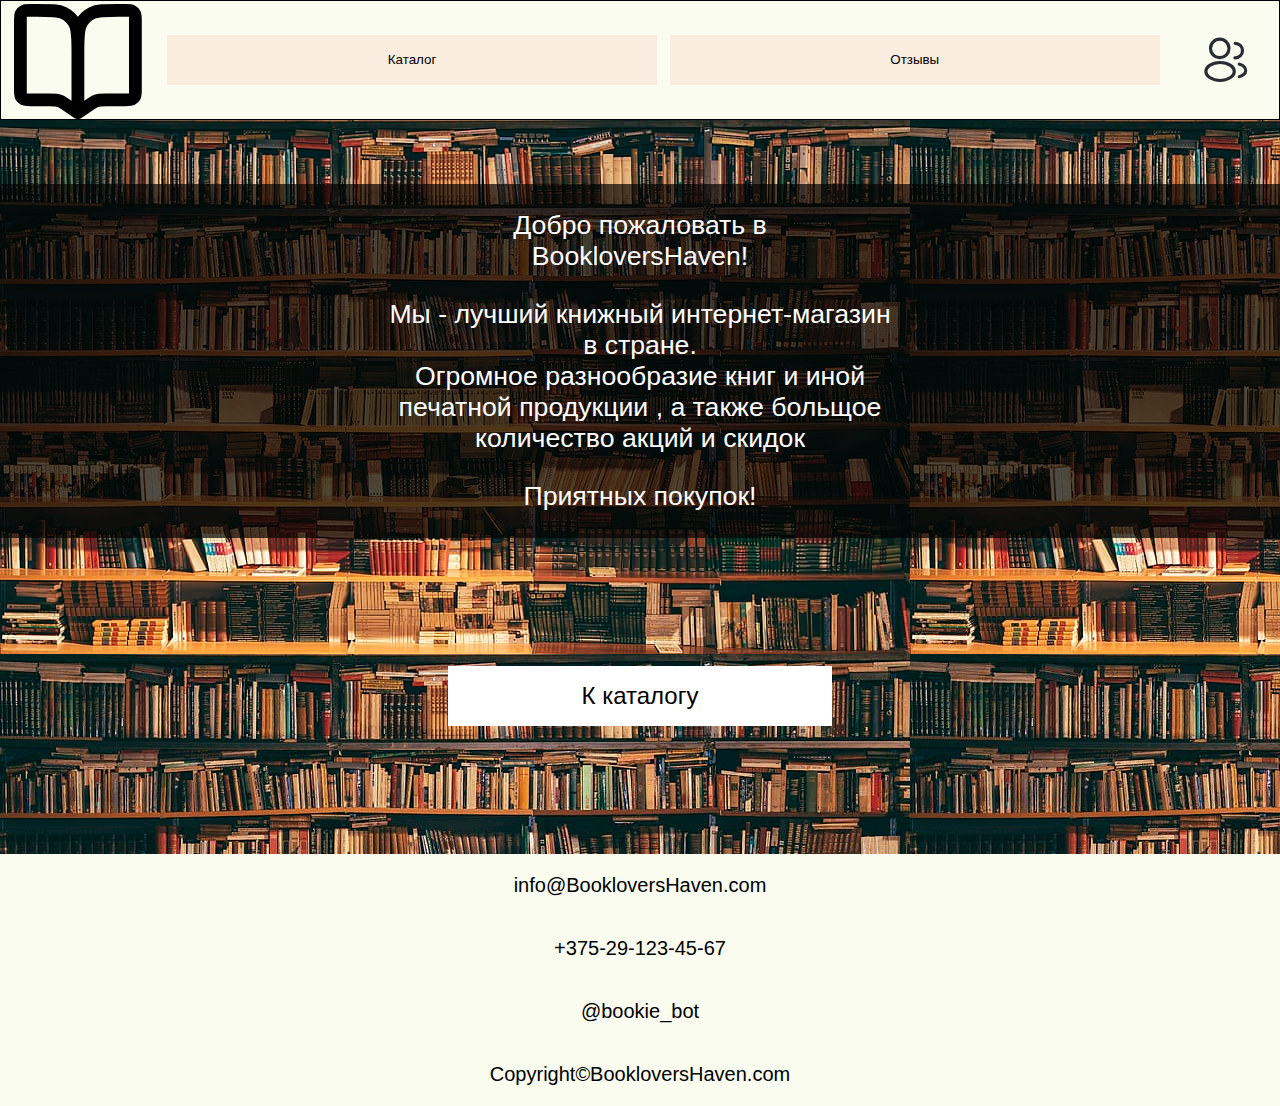
<file: index.html>
<!DOCTYPE html>
<html lang="en">

<head>
    <meta charset="UTF-8">
    <meta name="viewport" content="width=device-width, initial-scale=1.0">
    <link rel="stylesheet" href="all.css">
    <link rel="stylesheet" href="main.css">
    <title>BookloversHaven.com</title>
</head>

<body>
    <div class="container">
        <header>
            <button class="menu-button" id="menu-button"></button>
            <nav class="mobile-menu" id="mobile-menu">
                <button class="close-menu" id="close-menu"></button>
                <ul>
                    <li onclick="catalog()">Каталог</li>
                    <li onclick="about()">Отзывы</li>
                    <li onclick="reg()">Регистрация</li>
                </ul>
            </nav>
            <?xml version="1.0" encoding="UTF-8"?>
            <svg id="_Слой_1" data-name="Слой 1" xmlns="http://www.w3.org/2000/svg" viewBox="0 0 666.67 600">
                <defs>
                    <style>
                        .cls-1 {
                            fill: none;
                            stroke: #000;
                            stroke-linecap: round;
                            stroke-linejoin: round;
                            stroke-width: 66.67px;
                        }
                    </style>
                </defs>
                <path class="cls-1"
                    d="m333.33,246.67v320m0-320c0-74.67,0-112.01-14.53-140.53-12.78-25.09-33.18-45.49-58.27-58.27-28.52-14.53-65.86-14.53-140.53-14.53h-33.33c-18.67,0-28,0-35.13,3.63-6.27,3.2-11.37,8.3-14.57,14.57-3.63,7.13-3.63,16.46-3.63,35.13v360c0,18.67,0,28,3.63,35.13,3.2,6.27,8.3,11.37,14.57,14.57,7.13,3.63,16.46,3.63,35.13,3.63h98.22c18.01,0,27.01,0,35.72,1.55,7.73,1.38,15.27,3.66,22.46,6.8,8.1,3.54,15.6,8.53,30.58,18.52l59.69,39.79m0-320c0-74.67,0-112.01,14.53-140.53,12.78-25.09,33.18-45.49,58.27-58.27,28.52-14.53,65.86-14.53,140.53-14.53h33.33c18.67,0,28,0,35.13,3.63,6.27,3.2,11.37,8.3,14.57,14.57,3.63,7.13,3.63,16.46,3.63,35.13v360c0,18.67,0,28-3.63,35.13-3.2,6.27-8.29,11.37-14.57,14.57-7.13,3.63-16.46,3.63-35.13,3.63h-98.22c-18.01,0-27.01,0-35.71,1.55-7.73,1.38-15.27,3.66-22.46,6.8-8.1,3.54-15.6,8.53-30.58,18.52l-59.69,39.79" />
            </svg>
            <button class="catalog-but" onclick="catalog()">Каталог</button>
            <button class="about-but" onclick="about()">Отзывы</button>
            <button class="reg" onclick="reg()"></button>
        </header>
        <main>
            <div class="caption">
                <p>Добро пожаловать в <br>BookloversHaven!</p>
                <p>Мы - лучший книжный интернет-магазин в стране.<br>
                Огромное разнообразие книг и иной печатной продукции , а также больщое количество акций и скидок</p>
                <p>Приятных покупок!</p>
            </div>
            <button onclick="catalog()">К каталогу</button>
        </main>
        <footer>
            <p>info@BookloversHaven.com</p>
            <p>+375-29-123-45-67</p>
            <p>@bookie_bot</p>
            <p>Copyright©BookloversHaven.com</p>
        </footer>
    </div>
</body>
<script src="script.js"></script>
</html>
</file>
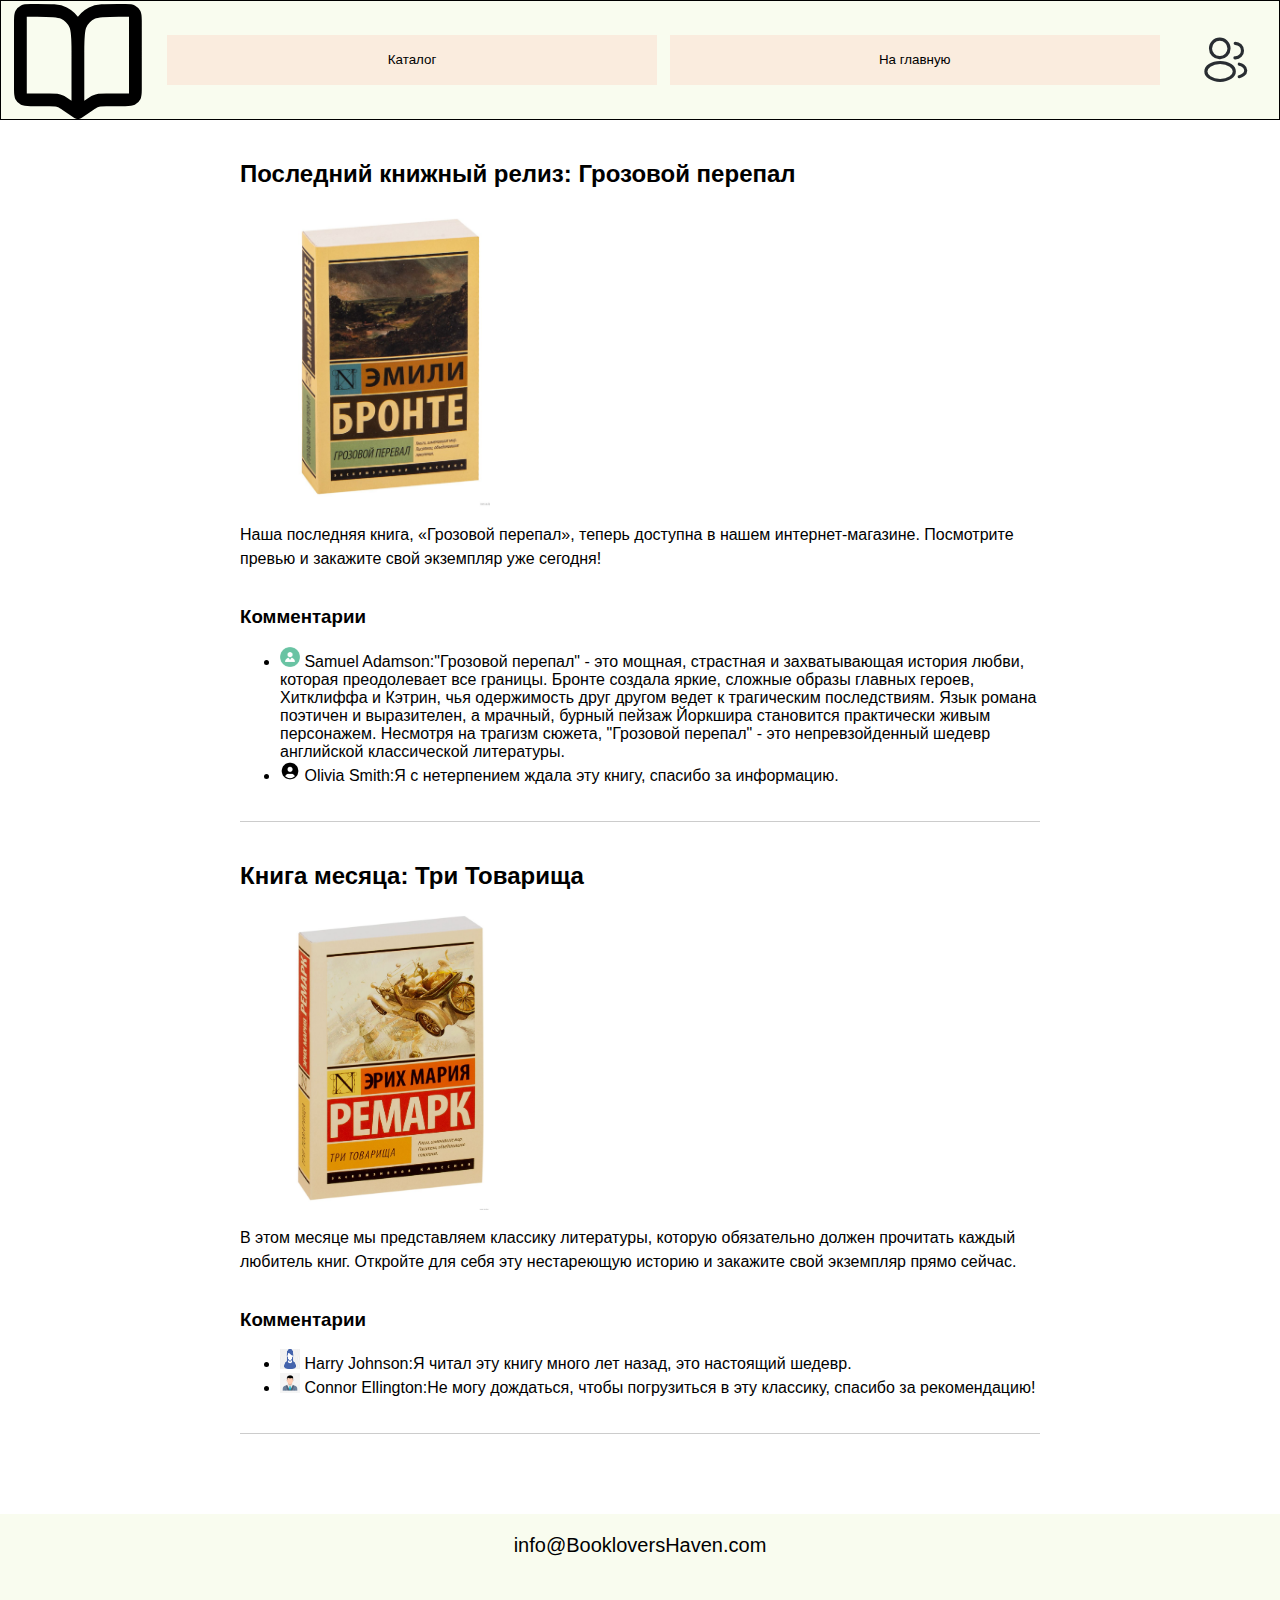
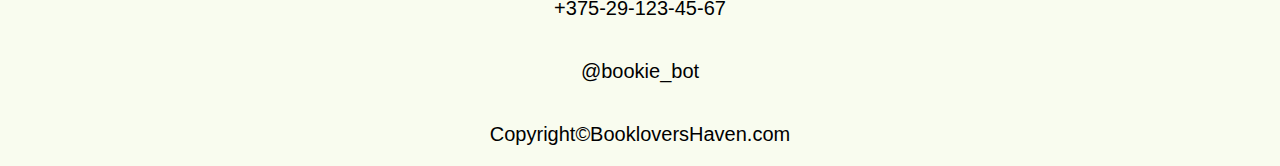
<file: about.html>
<!DOCTYPE html>
<html lang="en">
<head>
    <meta charset="UTF-8">
    <meta name="viewport" content="width=device-width, initial-scale=1.0">
    <link rel="stylesheet" href="all.css">
    <link rel="stylesheet" href="about.css">
    <title>BookloversHaven.com</title>
</head>
<body>
    <div class="container">
        <header>
            <button class="menu-button" id="menu-button"></button>
            <nav class="mobile-menu" id="mobile-menu">
                <button class="close-menu" id="close-menu"></button>
                <ul>
                    <li onclick="catalog()">Каталог</li>
                    <li onclick="home()">На главную</li>
                    <li onclick="reg()">Регистрация</li>
                </ul>
            </nav>
            <?xml version="1.0" encoding="UTF-8"?>
            <svg id="_Слой_1" data-name="Слой 1" xmlns="http://www.w3.org/2000/svg" viewBox="0 0 666.67 600">
                <defs>
                    <style>
                        .cls-1 {
                            fill: none;
                            stroke: #000;
                            stroke-linecap: round;
                            stroke-linejoin: round;
                            stroke-width: 66.67px;
                        }
                    </style>
                </defs>
                <path class="cls-1"
                    d="m333.33,246.67v320m0-320c0-74.67,0-112.01-14.53-140.53-12.78-25.09-33.18-45.49-58.27-58.27-28.52-14.53-65.86-14.53-140.53-14.53h-33.33c-18.67,0-28,0-35.13,3.63-6.27,3.2-11.37,8.3-14.57,14.57-3.63,7.13-3.63,16.46-3.63,35.13v360c0,18.67,0,28,3.63,35.13,3.2,6.27,8.3,11.37,14.57,14.57,7.13,3.63,16.46,3.63,35.13,3.63h98.22c18.01,0,27.01,0,35.72,1.55,7.73,1.38,15.27,3.66,22.46,6.8,8.1,3.54,15.6,8.53,30.58,18.52l59.69,39.79m0-320c0-74.67,0-112.01,14.53-140.53,12.78-25.09,33.18-45.49,58.27-58.27,28.52-14.53,65.86-14.53,140.53-14.53h33.33c18.67,0,28,0,35.13,3.63,6.27,3.2,11.37,8.3,14.57,14.57,3.63,7.13,3.63,16.46,3.63,35.13v360c0,18.67,0,28-3.63,35.13-3.2,6.27-8.29,11.37-14.57,14.57-7.13,3.63-16.46,3.63-35.13,3.63h-98.22c-18.01,0-27.01,0-35.71,1.55-7.73,1.38-15.27,3.66-22.46,6.8-8.1,3.54-15.6,8.53-30.58,18.52l-59.69,39.79" />
            </svg>
            <button class="catalog-but" onclick="catalog()">Каталог</button>
            <button class="about-but" onclick="home()">На главную</button>
            <button class="reg" onclick="reg()"></button>
        </header>
          <div class="blog-container">
            <div class="blog-post">
                <h2>Последний книжный релиз: Грозовой перепал</h2>
                <div class="post-image">
                    <img src="pics/pereval.jpg" alt="Грозовой перепал">
                  </div>
              <p>Наша последняя книга, «Грозовой перепал», теперь доступна в нашем интернет-магазине. Посмотрите превью и закажите свой экземпляр уже сегодня!</p>
              <div class="comments">
                <h3>Комментарии</h3>
                <ul>
                  <li><img src="pics/akk1.png" width="20" height="20"> Samuel Adamson:"Грозовой перепал" - это мощная, страстная и захватывающая история любви, которая преодолевает все границы. Бронте создала яркие, сложные образы 
                    главных героев, Хитклиффа и Кэтрин, чья одержимость друг другом ведет к трагическим последствиям. Язык романа поэтичен и выразителен, а мрачный, бурный 
                    пейзаж Йоркшира становится практически живым персонажем. Несмотря на трагизм сюжета, "Грозовой перепал" - это непревзойденный шедевр английской классической 
                    литературы.</li>
                  <li><img src="pics/akk2.png" width="20" height="20"> Olivia Smith:Я с нетерпением ждала эту книгу, спасибо за информацию.</li>
                </ul>
              </div>
            </div>
            <div class="blog-post">
                <div class="post-image">
                    <img src="pics/tre.jpg" alt="Три Товарища">
                  </div>
              <h2>Книга месяца: Три Товарища</a></h2>
              <p>В этом месяце мы представляем классику литературы, которую обязательно должен прочитать каждый любитель книг. Откройте для 
                себя эту нестареющую историю и закажите свой экземпляр прямо сейчас.</p>
              <div class="comments">
                <h3>Комментарии</h3>
                <ul>
                  <li><img src="pics/akk3.png" width="20" height="20"> Harry Johnson:Я читал эту книгу много лет назад, это настоящий шедевр.</li>
                  <li><img src="pics/akk4.jpg" width="20" height="20"> Connor Ellington:Не могу дождаться, чтобы погрузиться в эту классику, спасибо за рекомендацию!</li>
                </ul>
              </div>
            </div>
          </div>
          
        <footer>
            <p>info@BookloversHaven.com</p>
            <p>+375-29-123-45-67</p>
            <p>@bookie_bot</p>
            <p>Copyright©BookloversHaven.com</p>
        </footer>
    </div>
</body>
<script src="script.js"></script>

</html>
</file>
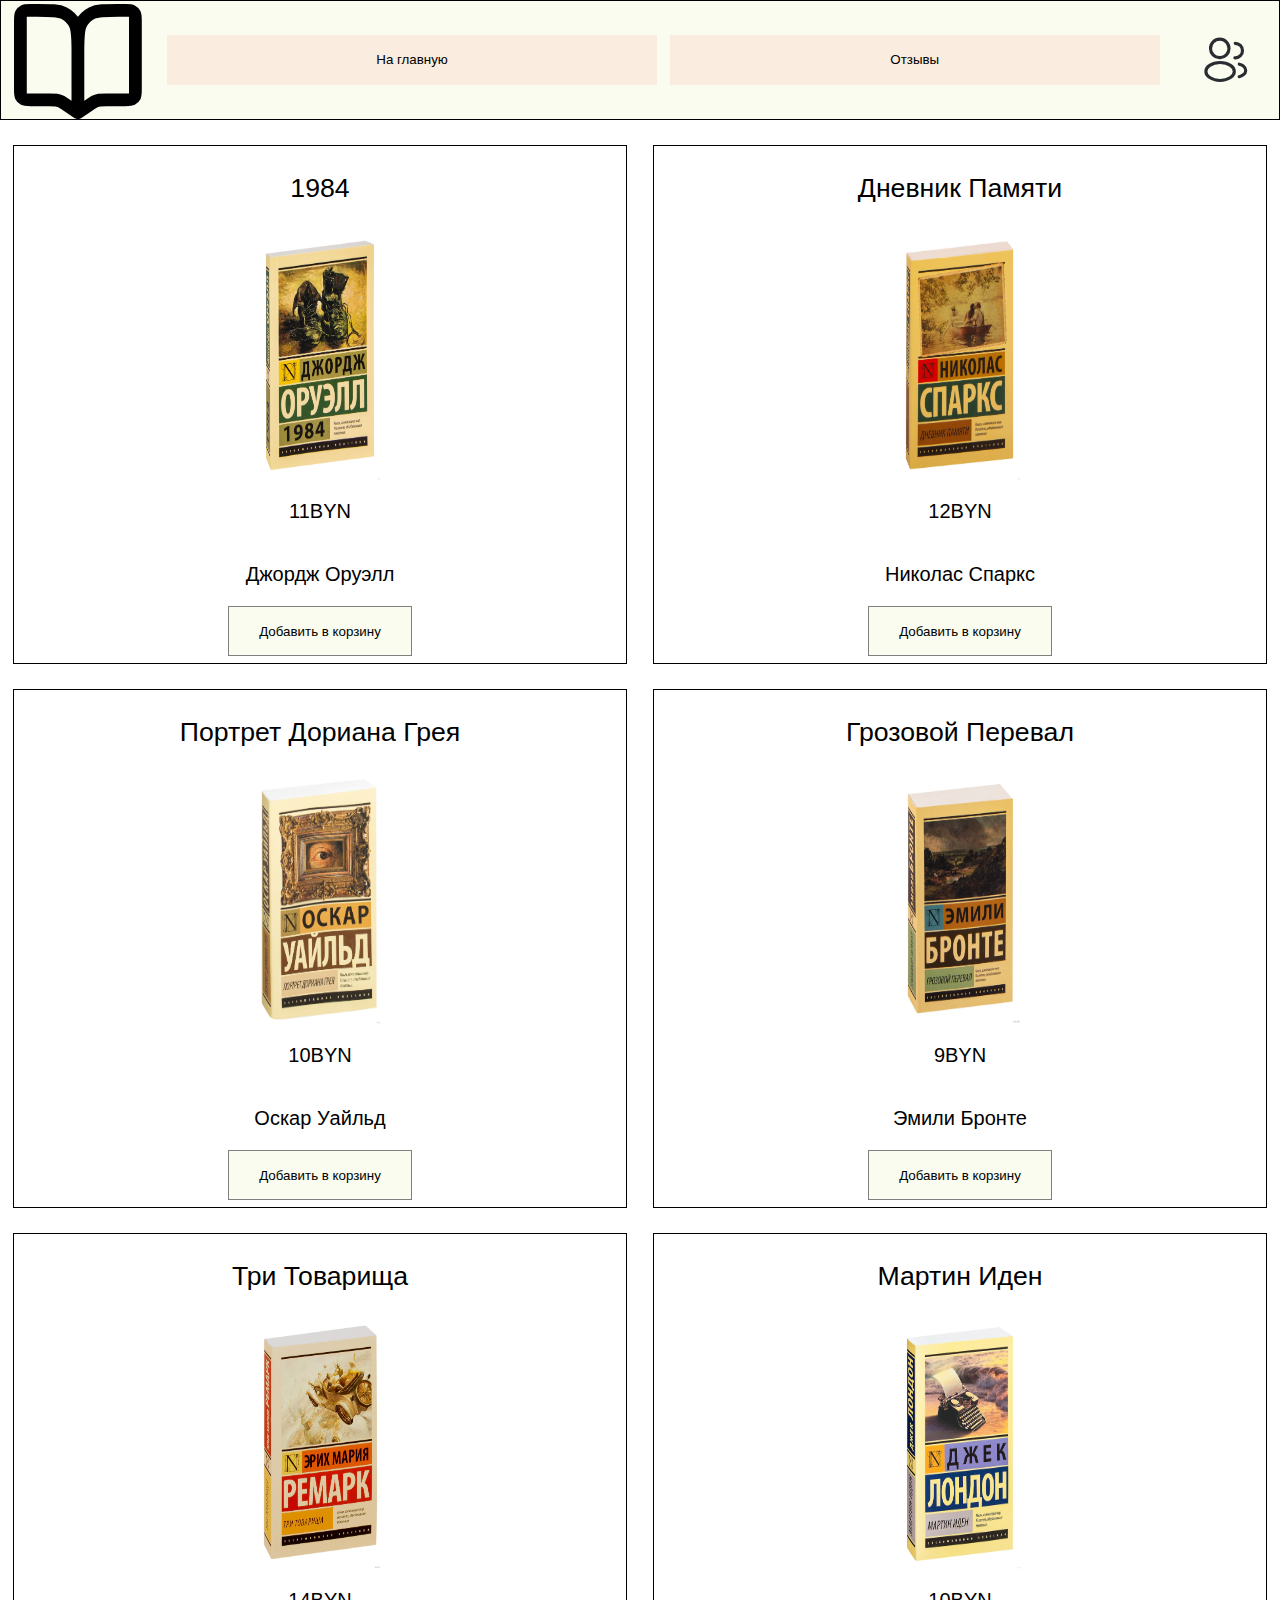
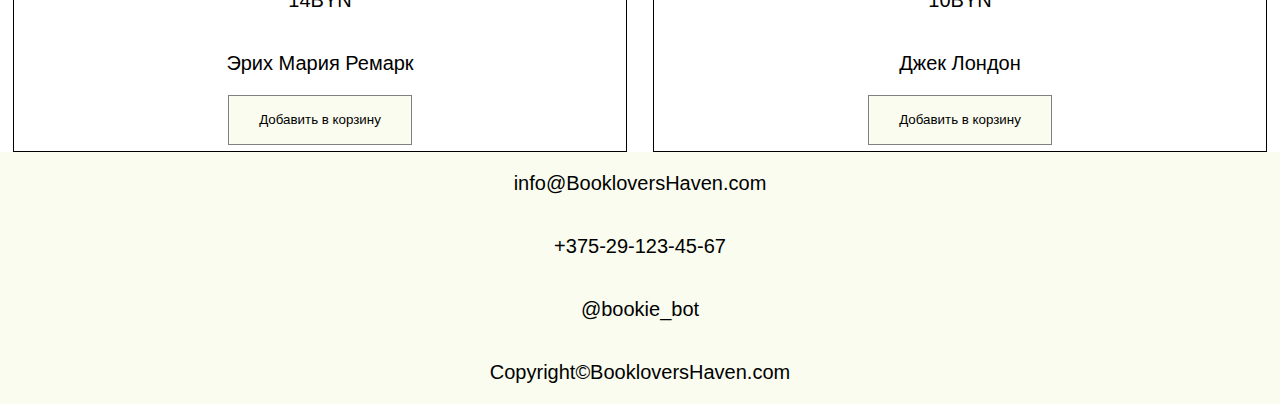
<file: catalog.html>
<!DOCTYPE html>
<html lang="en">
<head>
    <meta charset="UTF-8">
    <meta name="viewport" content="width=device-width, initial-scale=1.0">
    <link rel="stylesheet" href="all.css">
    <link rel="stylesheet" href="catalog.css">
    <title>BookloversHaven.com</title>
</head>
<body>
    <div class="container">
        <header>
            <button class="menu-button" id="menu-button"></button>
            <nav class="mobile-menu" id="mobile-menu">
                <button class="close-menu" id="close-menu"></button>
                <ul>
                    <li onclick="home()">На главную</li>
                    <li onclick="about()">Отзывы</li>
                    <li onclick="reg()">Регистрация</li>
                </ul>
            </nav>
            <?xml version="1.0" encoding="UTF-8"?>
            <svg id="_Слой_1" data-name="Слой 1" xmlns="http://www.w3.org/2000/svg" viewBox="0 0 666.67 600">
                <defs>
                    <style>
                        .cls-1 {
                            fill: none;
                            stroke: #000;
                            stroke-linecap: round;
                            stroke-linejoin: round;
                            stroke-width: 66.67px;
                        }
                    </style>
                </defs>
                <path class="cls-1"
                    d="m333.33,246.67v320m0-320c0-74.67,0-112.01-14.53-140.53-12.78-25.09-33.18-45.49-58.27-58.27-28.52-14.53-65.86-14.53-140.53-14.53h-33.33c-18.67,0-28,0-35.13,3.63-6.27,3.2-11.37,8.3-14.57,14.57-3.63,7.13-3.63,16.46-3.63,35.13v360c0,18.67,0,28,3.63,35.13,3.2,6.27,8.3,11.37,14.57,14.57,7.13,3.63,16.46,3.63,35.13,3.63h98.22c18.01,0,27.01,0,35.72,1.55,7.73,1.38,15.27,3.66,22.46,6.8,8.1,3.54,15.6,8.53,30.58,18.52l59.69,39.79m0-320c0-74.67,0-112.01,14.53-140.53,12.78-25.09,33.18-45.49,58.27-58.27,28.52-14.53,65.86-14.53,140.53-14.53h33.33c18.67,0,28,0,35.13,3.63,6.27,3.2,11.37,8.3,14.57,14.57,3.63,7.13,3.63,16.46,3.63,35.13v360c0,18.67,0,28-3.63,35.13-3.2,6.27-8.29,11.37-14.57,14.57-7.13,3.63-16.46,3.63-35.13,3.63h-98.22c-18.01,0-27.01,0-35.71,1.55-7.73,1.38-15.27,3.66-22.46,6.8-8.1,3.54-15.6,8.53-30.58,18.52l-59.69,39.79" />
            </svg>
            <button class="catalog-but" onclick="home()">На главную</button>
            <button class="about-but" onclick="about()">Отзывы</button>
            <button class="reg" onclick="reg()"></button>
            <div class="book-list"></div>
            

        </header>
        <div class="catalog">
            

        </div>
        <footer>
            <p>info@BookloversHaven.com</p>
            <p>+375-29-123-45-67</p>
            <p>@bookie_bot</p>
            <p>Copyright©BookloversHaven.com</p>
        </footer>
    </div>
</body>
<script src="dats.js"></script>
<script src="script.js"></script>
</html>
</file>
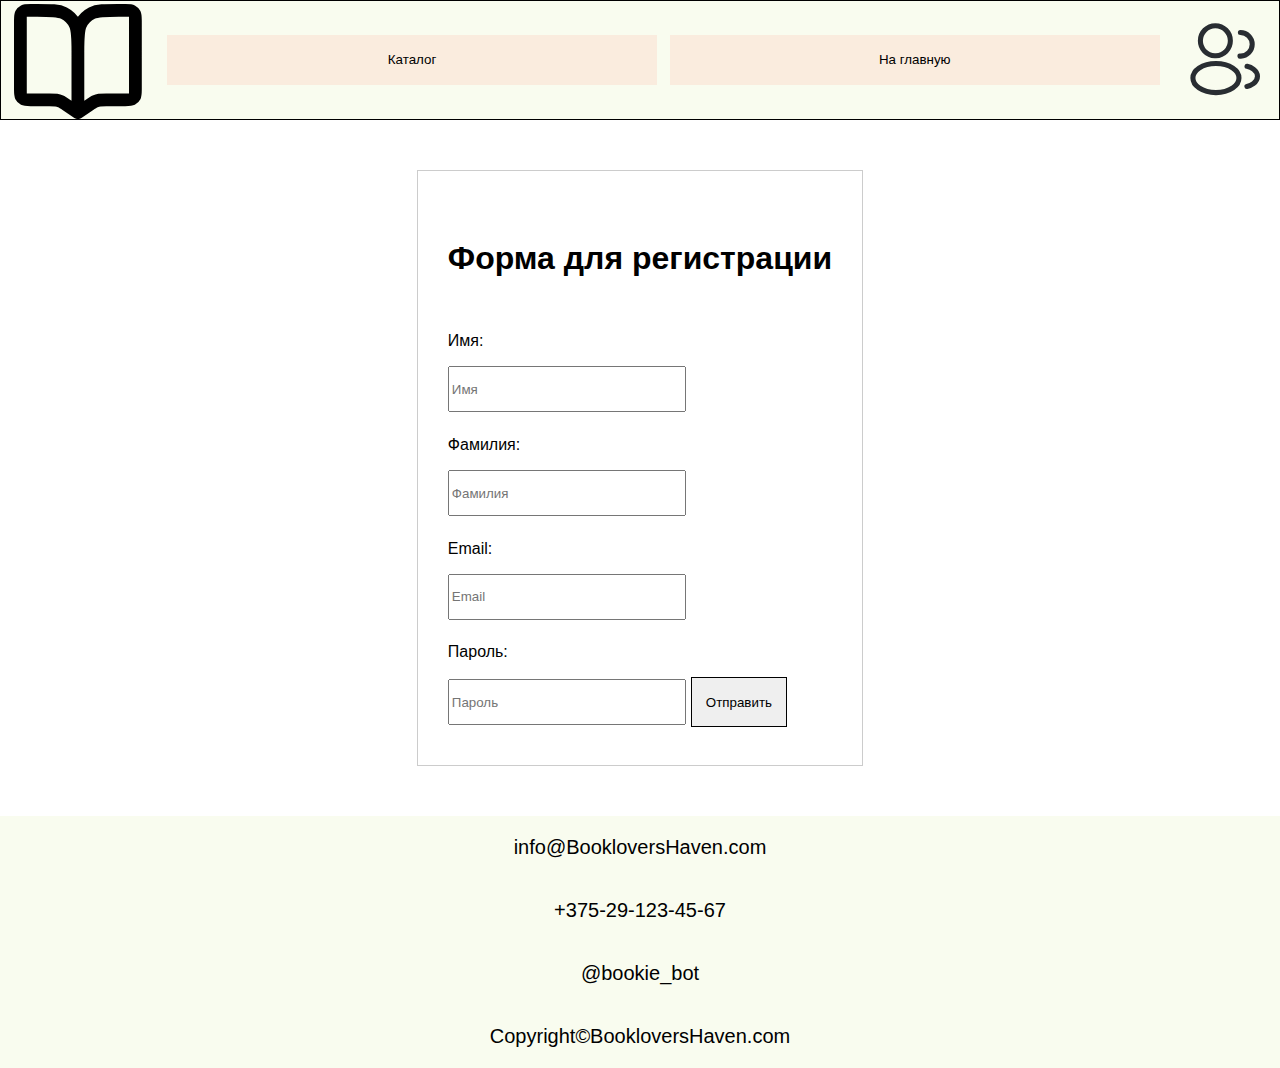
<file: reg.html>
<!DOCTYPE html>
<html lang="en">
<head>
    <meta charset="UTF-8">
    <meta name="viewport" content="width=device-width, initial-scale=1.0">
    <link rel="stylesheet" href="all.css">
    <link rel="stylesheet" href="reg.css">
    <title>BookloversHaven.com</title>
</head>
<body>
    <div class="container">
        <header>
            <button class="menu-button" id="menu-button"></button>
            <nav class="mobile-menu" id="mobile-menu">
                <button class="close-menu" id="close-menu"></button>
                <ul>
                    <li onclick="catalog()">Каталог</li>
                    <li onclick="about()">Отзывы</li>
                    <li onclick="home()">На главную</li>
                </ul>
            </nav>
            <?xml version="1.0" encoding="UTF-8"?>
            <svg id="_Слой_1" data-name="Слой 1" xmlns="http://www.w3.org/2000/svg" viewBox="0 0 666.67 600">
                <defs>
                    <style>
                        .cls-1 {
                            fill: none;
                            stroke: #000;
                            stroke-linecap: round;
                            stroke-linejoin: round;
                            stroke-width: 66.67px;
                        }
                    </style>
                </defs>
                <path class="cls-1"
                    d="m333.33,246.67v320m0-320c0-74.67,0-112.01-14.53-140.53-12.78-25.09-33.18-45.49-58.27-58.27-28.52-14.53-65.86-14.53-140.53-14.53h-33.33c-18.67,0-28,0-35.13,3.63-6.27,3.2-11.37,8.3-14.57,14.57-3.63,7.13-3.63,16.46-3.63,35.13v360c0,18.67,0,28,3.63,35.13,3.2,6.27,8.3,11.37,14.57,14.57,7.13,3.63,16.46,3.63,35.13,3.63h98.22c18.01,0,27.01,0,35.72,1.55,7.73,1.38,15.27,3.66,22.46,6.8,8.1,3.54,15.6,8.53,30.58,18.52l59.69,39.79m0-320c0-74.67,0-112.01,14.53-140.53,12.78-25.09,33.18-45.49,58.27-58.27,28.52-14.53,65.86-14.53,140.53-14.53h33.33c18.67,0,28,0,35.13,3.63,6.27,3.2,11.37,8.3,14.57,14.57,3.63,7.13,3.63,16.46,3.63,35.13v360c0,18.67,0,28-3.63,35.13-3.2,6.27-8.29,11.37-14.57,14.57-7.13,3.63-16.46,3.63-35.13,3.63h-98.22c-18.01,0-27.01,0-35.71,1.55-7.73,1.38-15.27,3.66-22.46,6.8-8.1,3.54-15.6,8.53-30.58,18.52l-59.69,39.79" />
            </svg>
            <button class="catalog-but" onclick="catalog()">Каталог</button>
            <button class="about-but" onclick="home()">На главную</button>
            <button class="reg"></button>
        </header>
        <div class="reg">
            <form>
                <label id="caption"><h1>Форма для регистрации</h1></label>
                <label id="name">
                    <p>Имя:</p>
                    <input type="text" placeholder="Имя">
                </label>
                <label id="sure">
                    <p>Фамилия:</p>
                    <input type="text" placeholder="Фамилия">
                </label>
                <label id="mail">
                    <p>Email:</p>
                    <input type="email" placeholder="Email">
                </label>
                <label id="pass">
                    <p>Пароль:</p>
                    <input type="password" placeholder="Пароль">
                </label>
                <button>Отправить</button>
            </form>
        </div>
        <footer>
            <p>info@BookloversHaven.com</p>
            <p>+375-29-123-45-67</p>
            <p>@bookie_bot</p>
            <p>Copyright©BookloversHaven.com</p>
        </footer>
    </div>
</body>
<script src="script.js"></script>
</html>
</file>
<file: all.css>
body {
    margin: 0;
    font-family: sans-serif;
}

.container {
    display: flex;
    flex-flow: row wrap;
    align-items: center;
    justify-content: center;
}

header {
    flex: 1 1 100%;
    width: 100%;
    display: flex;
    flex-flow: row wrap;
    /* height: 60px; */
    border: 1px solid;
    align-items: center;
    justify-content: center;
    background-color: rgb(249, 252, 239);
}

.mobile-menu {
    display: none;
}

.menu-button {
    display: none;
}

header svg {
    flex: 0 0 10%;
    margin-top: 0.2%;
    margin-left: 1%;
    /* border: 1px solid; */
}

header .catalog-but,
header .about-but {
    flex: 1 1 35%;
    height: 50px;
    background: rgb(250, 236, 222);
    /* border: 1px solid gray; */
    border: none;
    cursor: pointer;
}

header .catalog-but:hover,
header .about-but:hover {
    border: 2px solid gray;
}

header .catalog-but {
    margin-left: 2%;
    margin-right: 1%;
}

header .about-but {
    margin-right: 2%;
}

header .reg {
    flex: 1 1 3%;
    width: 50px;
    height: 50px;
    margin-right: 1%;
    border: none;
    cursor: pointer;
    background-color: rgb(249, 252, 239);
    background-image: url(pics/profile-2user-svgrepo-com.svg);
    background-size: contain;
    background-repeat: no-repeat;
    background-position: center;
}

header .reg:hover {
    border: 2px solid gray;
}

footer {
    flex: 1 1 100%;
    display: flex;
    flex-flow: row wrap;
    align-items: center;
    justify-content: center;
    background-color: rgb(249, 252, 239);
}

footer p {
    flex: 1 1 100%;
    text-align: center;
    font-size: 15pt;
}

@media(max-width:480px) {
    .container {
        flex-flow: column wrap;
    }

    .mobile-menu {
        display: flex;
        flex-flow: column wrap;
        position: fixed;
        top: 0;
        left: 0;
        width: 250px;
        height: 100%;
        background-color: white;
        overflow-x: hidden;
        transition: 0.3s ease-in-out;
        padding: 0;
        text-align: left;
        transform: translateY(-100%);
    }

    .mobile-menu ul {
        display: flex;
        flex-flow: row wrap;
        margin-top: 50px;
        margin-left: 0;
        margin-right: 15%;
    }

    .mobile-menu ul li {
        display: flex;
        align-items: center;
        justify-content: center;
        flex: 1 1 100%;
        list-style-type: none;
        height: 30px;
        border: 1px solid #171A5B;
        margin-bottom: 5%;
        cursor: pointer;
    }

    .open {
        transform: translateY(0);
    }

    .menu-button {
        display: block;
        height: 40px;
        width: 40px;
        margin-top: 0;
        margin-left: 0%;
        margin-right: 1%;
        border: none;
        background-color: white;
        background-image: url(pics/menu-svgrepo-com.svg);
        background-repeat: no-repeat;
        background-size: 100%;
        cursor: pointer;
        padding: 10px;
    }

    .menu-button:hover {
        border: 1px solid #171A5B;
    }

    .mobile-menu .close-menu {
        display: block;
        /* flex: 1 1 100%; */
        height: 40px;
        width: 40px;
        background-image: url(pics/close-ellipse-svgrepo-com.svg);
        background-repeat: no-repeat;
        background-color: white;
        border: none;
        background-size: 100%;
        cursor: pointer;
        margin-left: 2%;
        margin-top: 2%;
    }

    .mobile-menu .close-menu:hover {
        border: 1px solid #171A5B;
    }

    header {
        flex: 1 1 100%;
        width: 100%;
    }

    header .catalog-but,
    header .about-but {
        display: none;
    }

    header .reg {
        margin-left: 60%;
    }

    header svg {
        flex: 0 0 10%;
    }

    footer {
        flex: 1 1 100%;
        width: 100%;
    }
}

@media(min-width:481px) and (max-width:1000px) {

    header .catalog-but,
    header .about-but {
        display: none;
    }

    header .reg {
        margin-left: 60%;
    }

    .mobile-menu {
        display: flex;
        flex-flow: column wrap;
        position: fixed;
        top: 0;
        left: 0;
        width: 250px;
        height: 100%;
        background-color: white;
        overflow-x: hidden;
        transition: 0.3s ease-in-out;
        padding: 0;
        text-align: left;
        transform: translateY(-100%);
    }

    .mobile-menu ul {
        display: flex;
        flex-flow: row wrap;
        margin-top: 50px;
        margin-left: 0;
        margin-right: 15%;
    }

    .mobile-menu ul li {
        display: flex;
        align-items: center;
        justify-content: center;
        flex: 1 1 100%;
        list-style-type: none;
        height: 30px;
        border: 1px solid #171A5B;
        margin-bottom: 5%;
        cursor: pointer;
    }

    .open {
        transform: translateY(0);
    }

    .menu-button {
        display: block;
        height: 40px;
        width: 40px;
        margin-top: 0;
        margin-left: 1%;
        margin-right: 1%;
        border: none;
        background-color: white;
        background-image: url(pics/menu-svgrepo-com.svg);
        background-repeat: no-repeat;
        background-size: 100%;
        cursor: pointer;
        padding: 10px;
    }

    .menu-button:hover {
        border: 1px solid #171A5B;
    }

    .mobile-menu .close-menu {
        display: block;
        /* flex: 1 1 100%; */
        height: 40px;
        width: 40px;
        background-image: url(pics/close-ellipse-svgrepo-com.svg);
        background-repeat: no-repeat;
        background-color: white;
        border: none;
        background-size: 100%;
        cursor: pointer;
        margin-left: 2%;
        margin-top: 2%;
    }

    .mobile-menu .close-menu:hover {
        border: 1px solid #171A5B;
    }

    header svg {
        flex: 0 0 8%;
    }
}

/* Анимация кнопки меню */
@keyframes rotate {
    0% { transform: rotate(0deg); }
    100% { transform: rotate(360deg); }
  }
  
  .menu-button:hover {
    animation: rotate 1s infinite linear;
  }
 
  .cls-1 {
    animation: scaleIn 1s ease-in-out;
  }

  .menu-button, .close-menu, .catalog-but, .about-but, .reg {
    transition: transform 0.3s ease-in-out;
  }
  
  .menu-button:hover, .close-menu:hover, .catalog-but:hover, .about-but:hover, .reg:hover {
    transform: scale(1.1);
  }

  @keyframes page-turn {
    0% {
      transform: perspective(1000px) rotateY(0deg);
    }
    50% {
      transform: perspective(1000px) rotateY(-20deg);
    }
    100% {
      transform: perspective(1000px) rotateY(0deg);
    }
  }
  
  .book-cover:hover {
    animation: page-turn 1s ease-in-out infinite;
  }


  
  /* Анимация мобильного меню */
  @keyframes slideIn {
    0% { transform: translateX(100%); }
    100% { transform: translateX(0); }
  }
  
  .mobile-menu {
    animation: slideIn 0.5s ease-in-out;
  }
  
  /* Анимация логотипа */
  @keyframes scaleIn {
    0% { transform: scale(0); }
    100% { transform: scale(1); }
  }
  
  .cls-1 {
    animation: scaleIn 1s ease-in-out;
  }

  .cart {
    display: none;
    position: fixed;
    z-index: 1;
    left: 0;
    top: 0;
    width: 100%;
    height: 100%;
    overflow: auto;
    background-color: rgba(0, 0, 0, 0.4);
  }
  
  .cart-container {
    position: fixed;
    bottom: 20px;
    right: 20px;
  }
</file>
<file: main.css>
main{
    flex: 1 1 100%;
    width: 100%;
    background-image: url(pics/library-book-bookshelf-read.jpg);
    /* height: 30%; */
    color: rgb(255, 255, 255);
    display: flex;
    flex-flow: row wrap;
    align-items: center;
    justify-content: center;
}
main p{
    text-align: center;
    font-size: 20pt;
}
.caption{
    flex: 1 1 100%;
    width: 100%;
    margin-top: 5%;
    background-color: rgba(4, 3, 1,0.7);
    /* margin-left: 1%;
    margin-right: 1%; */
}
.caption p{
      width: 40%;
      margin-left: auto;
      margin-right: auto;
}
main button{
    /* flex: 1 1  70%; */
    width: 30%;
    height: 60px;
    margin-top: 10%;
    cursor: pointer;
    background-color: white;
    border: none;
    margin-bottom: 10%;
    font-size: 18pt;
}
main button:hover{
    border: 1px solid black;
}

@media(max-width:480px){
    body{
        margin: 0;
    }
    main{
        flex: 1 1 100%;
        width: 100%;
        flex-flow: column wrap;
        /* margin-left: 0;
        margin-right: 0; */
    }
    .caption{
        flex: 1 1 100%;
        width: 100%;
        margin-left: 0;
        margin-right: 0;
    }
    .caption p{
        flex: 1 1 100%;
        width: 60%;
    }
    main button{
        width: 50%;
    }
}
</file>
<file: about.css>
.about {
    flex: 1 1 100%;
    display: flex;
    flex-flow: row wrap;
    align-items: center;
    justify-content: center;
    background-image: url(pics/library-book-bookshelf-read.jpg);
    background-size: cover;
    background-repeat: no-repeat;
    color: rgb(218, 216, 216);
  }
  
  .about h1 {
    flex: 1 1 100%;
    width: 100%;
    text-align: center;
  }
  
  .about p {
    font-size: 20pt;
    background-color: rgba(4, 3, 1, 0.5);
    flex: 1 1 100%;
    text-align: center;
  }
  
  .blog-container {
    max-width: 800px;
    margin: 40px auto;
    padding: 0 20px;
  }
  
  .blog-post {
    margin-bottom: 40px;
    border-bottom: 1px solid #ccc;
    padding-bottom: 20px;
    display: flex;
    flex-wrap: wrap;
  }
  
  .blog-post h2 {
    margin-top: 0;
    width: 100%;
  }
  
  .blog-post p {
    line-height: 1.5;
    flex: 1 1 100%;
  }
  
  .blog-post a {
    color: #333;
    text-decoration: none;
  }
  
  .blog-post a:hover {
    color: #000;
  }
  
  .post-image {
    width: 200px;
    height: 300px;
    margin-left: 50px;
    overflow: hidden;
    flex: 0 0 auto;
  }
  
  .post-image img {
    width: 100%;
    height: 100%;
    object-fit: cover;
  }
  
  @keyframes rotate {
    0% {
      transform: rotateY(0deg);
    }
    100% {
      transform: rotateY(360deg);
    }
  }
  
  .post-image {
    transition: transform 0.5s ease;
  }
  
  .post-image:hover {
    animation: rotate 2s ease-in-out;
  }
  
  @media (max-width: 767px) {
    .blog-post {
      flex-direction: column;
    }
   
    .post-image {
      width: 100%;
      height: auto;
      margin-left: 0;
      margin-bottom: 20px;
    }
  
    .post-image img {
      width: 100%;
      height: auto;
    }
  }

  .blog-post {
    margin-bottom: 40px;
    border-bottom: 1px solid #ccc;
    padding-bottom: 20px;
    display: flex;
    flex-wrap: wrap;
    flex-direction: column;
  }
  
  .blog-post h2 {
    margin-top: 0;
    width: 100%;
    order: 1;
  }
  
  .blog-post .post-image {
    width: 200px;
    height: 300px;
    margin-left: 50px;
    overflow: hidden;
    flex: 0 0 auto;
    order: 2;
  }
  
  .blog-post p {
    line-height: 1.5;
    flex: 1 1 100%;
    order: 3;
  }
  
  .blog-post .comments {
    width: 100%;
    order: 4;
  }
  
  .blog-post a {
    color: #333;
    text-decoration: none;
  }
  
  .blog-post a:hover {
    color: #000;
  }
  
  .post-image img {
    width: 100%;
    height: 100%;
    object-fit: cover;
  }
</file>
<file: catalog.css>
/* .about-but{
    margin-left: 5%;
} */
.catalog{
    flex: 1 1 80%;
    display: flex;
    flex-flow: row wrap;
    align-items: center;
    justify-content: center;
}
.book-div{
    flex: 1 1 40%;
    width: 40%;
    border: 1px solid;
    display: flex;
    flex-flow: row wrap;
    align-items: center;
    justify-content: center;
    margin-top: 2%;
    cursor: pointer;
}
/* .book-div:first-child{
    border: 1px solid;
} */
.book-div p:first-child{
    flex: 1 1 100%;
    text-align: center;
    font-size: 20pt;
}
.book-div p:nth-child(3), .book-div p:nth-child(4){
    flex: 1 1 100%;
    font-size: 15pt;
    text-align: center;
}
.book-div img{
    width: 20%;
    height: 250px;
}
.book-div:nth-child(2n+1){
    margin-left: 1%;
}
.book-div:nth-child(2n+2){
    margin-left: 2%;
    margin-right: 1%;
}
.book-div button{
    width: 30%;
    height: 50px;
    margin-bottom: 1%;
    cursor: pointer;
    background-color: rgb(249, 252, 239);
    border: 1px solid gray;
}
@media(max-width:480px){
    .catalog{
        flex-flow: column wrap;
    }
    .book-div{
        flex: 1 1 100%;
        width: 100%;
    }
    .book-div:nth-child(2n+1){
        margin-left: 1%;
        margin-right: 1%;
    }
    .book-div:nth-child(2n+2){
        margin-left: 1%;
        margin-right: 1%;
    }
    .book-div img{
        width: 30%;
    }
    .book-div button{
        width: 50%;
    }
}
@media(min-width:481px) and (max-width:1000px){
    .book-div img{
        width: 40%;
    }
}

.book-div img {
    transition: transform 0.3s ease;
  }
  
  .book-div img:hover {
    transform: scale(1.1);
  }
  @keyframes fadeIn {
    0% {
      opacity: 0;
    }
    100% {
      opacity: 1;
    }
  }
  
  .book-div img {
    animation: fadeIn 0.5s ease-in-out;
  }

  @keyframes rotate {
    0% {
      transform: rotateY(0deg);
    }
      100% {
        transform: rotateY(360deg);
      }
  }
  
  .book-div img {
    transition: transform 0.5s ease;
  }
  
  .book-div img:hover {
    animation: rotate 2s ease-in-out;
  }

  img {
    max-width: 100%;
    height: auto;
    display: block;
    margin: 0 auto;
  }
</file>
<file: reg.css>
.reg {
    display: flex;
    justify-content: center;
    align-items: center;
    padding: 50px 0;
}

form {
    flex: 0 0 auto;
    width: 100%;
    max-width: 1000px;
    border: 1px solid #ccc;
    padding: 30px;
    box-sizing: border-box;
}

form label {
    flex: 1 1 100%;
    margin-left: 1%;
}

form h1 {
    text-align: center;
}

form input {
    height: 40px;
    width: 60%;
}

form input:last-child {
    margin-bottom: 2%;
}

form button {
    height: 50px;
    width: 25%;
    margin-bottom: 2%;
    cursor: pointer;
    border: 1px solid;
}

@media (max-width: 480px) {
    form {
        width: 100%;
        flex-flow: column wrap;
    }

    form input {
        width: 100%;
        flex: 1 1 100%;
    }

    form p {
        text-align: center;
    }

    form button {
        width: 60%;
        margin-top: 10%;
    }
}

@media (min-width: 481px) and (max-width: 1000px) {
    form {
        width: 95%;
    }

    form button {
        width: 40%;
        margin-top: 5%;
    }
}
</file>
